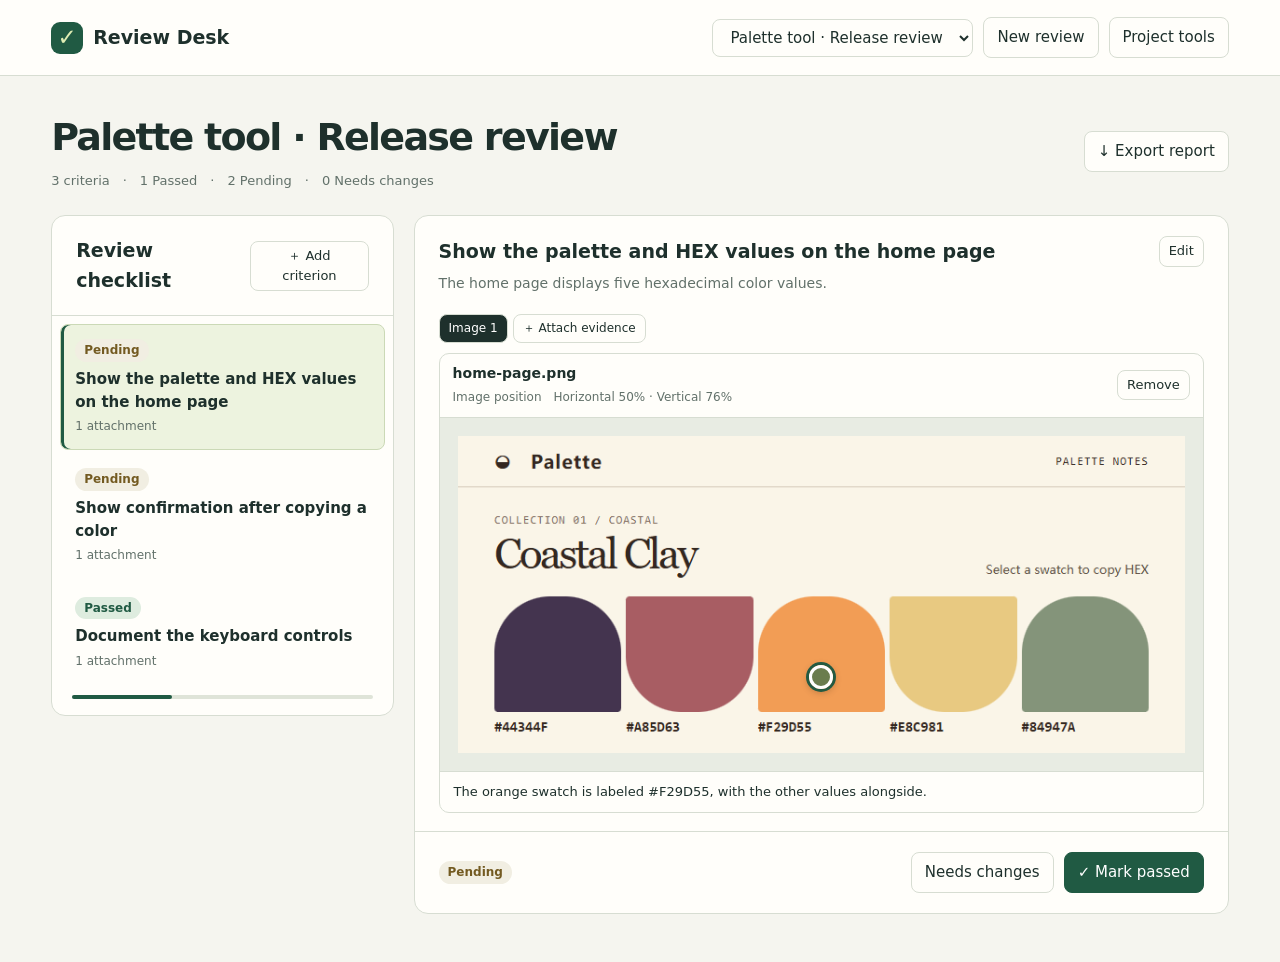
<file: index.html>
<!doctype html>
<html lang="en">
<head>
  <meta charset="utf-8">
  <meta name="viewport" content="width=device-width,initial-scale=1">
  <title>Review Desk · Review Desk</title>
  <link rel="stylesheet" href="app.css">
  <script src="demo.js" defer></script>
  <script src="assets/demo-media.js" defer></script>
  <script src="app.js" defer></script>
  <script src="export.js" defer></script>
  <script src="workflow.js" defer></script>
  <script src="interaction.js" defer></script>
</head>
<body>
  <header><div class="brand"><i aria-hidden="true">✓</i><strong>Review Desk</strong></div>
    <nav aria-label="Review actions"><select id="projects" aria-label="Switch review"></select><button id="new-project">New review</button></nav>
  </header>
  <main id="app" aria-busy="true">Opening local review…</main>
  <dialog id="dialog"><form id="form"><div class="modal-head"><h2 id="dialog-title"></h2><button type="button" class="icon" id="close" aria-label="Close">×</button></div><div id="fields"></div><div class="modal-actions"><button type="button" id="cancel">Cancel</button><button class="primary" id="submit">Save</button></div></form></dialog>
  <div id="toast" role="status"></div>
</body>
</html>
</file>
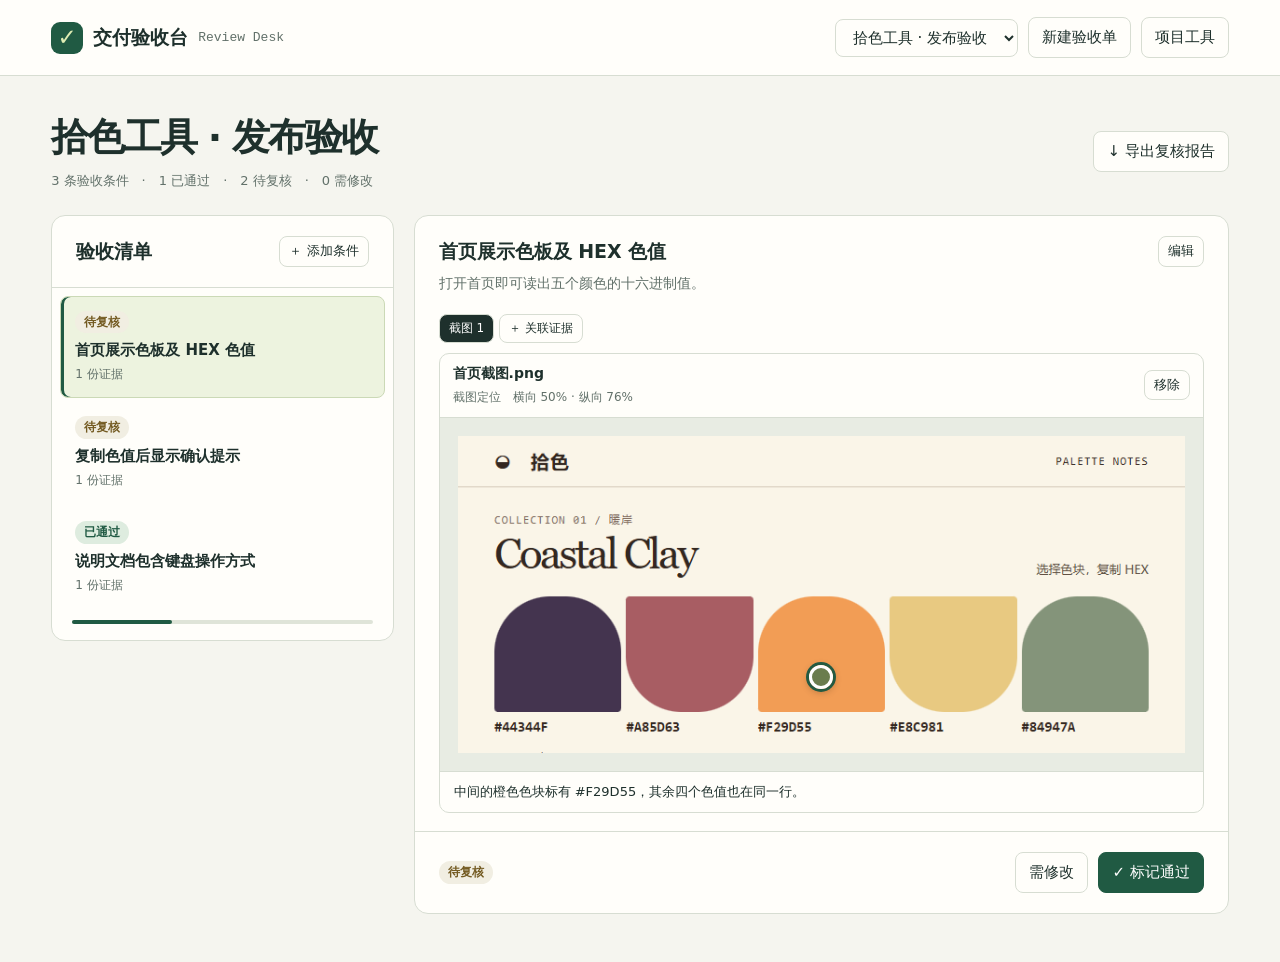
<file: review-desk-illustrated/zh/index.html>
<!doctype html>
<html lang="zh-CN">
<head>
  <meta charset="utf-8">
  <meta name="viewport" content="width=device-width,initial-scale=1">
  <title>交付验收台 · Review Desk</title>
  <link rel="stylesheet" href="app.css">
  <script src="demo.js" defer></script>
  <script src="assets/demo-media.js" defer></script>
  <script src="app.js" defer></script>
  <script src="export.js" defer></script>
  <script src="workflow.js" defer></script>
  <script src="interaction.js" defer></script>
</head>
<body>
  <header><div class="brand"><i aria-hidden="true">✓</i><strong>交付验收台</strong><span>Review Desk</span></div>
    <nav aria-label="验收单操作"><select id="projects" aria-label="切换验收单"></select><button id="new-project">新建验收单</button></nav>
  </header>
  <main id="app" aria-busy="true">正在打开本地验收单…</main>
  <dialog id="dialog"><form id="form"><div class="modal-head"><h2 id="dialog-title"></h2><button type="button" class="icon" id="close" aria-label="关闭">×</button></div><div id="fields"></div><div class="modal-actions"><button type="button" id="cancel">取消</button><button class="primary" id="submit">保存</button></div></form></dialog>
  <div id="toast" role="status"></div>
</body>
</html>
</file>
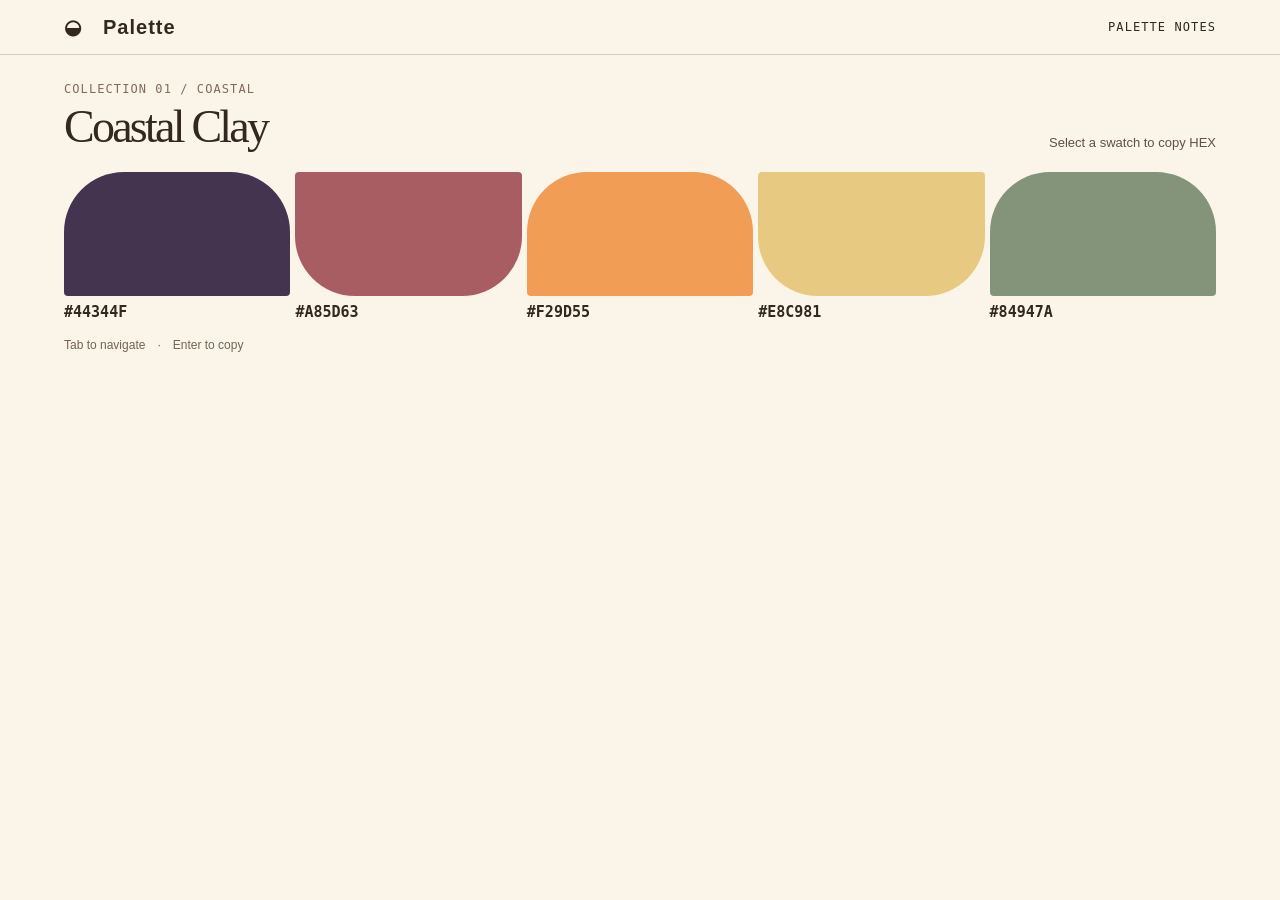
<file: assets/palette.html>
<!doctype html>
<html lang="en"><meta charset="utf-8"><meta name="viewport" content="width=device-width,initial-scale=1"><title>Palette · Coastal Clay</title>
<style>
*{box-sizing:border-box}body{margin:0;background:#faf5e8;color:#332720;font:16px/1.5 "Microsoft YaHei",sans-serif}header,main{padding:0 5%}header{height:55px;display:flex;align-items:center;justify-content:space-between;border-bottom:1px solid #d5c9b9}header b{font-size:20px;letter-spacing:.05em}header span,.index,.label{font:12px/1.5 Consolas,monospace;letter-spacing:.09em}.index{color:#816b5d}main{padding-top:21px}.top{display:flex;justify-content:space-between;align-items:end;margin-bottom:19px}h1{margin:1px 0 0;font:46px/1.12 Georgia,serif;letter-spacing:-.06em}#hint{color:#615144;font-size:13px}.swatches{display:grid;grid-template-columns:repeat(5,1fr);gap:5px}button{font-family:inherit;padding:0;border:0;background:none;text-align:left;cursor:pointer;color:inherit}button i{display:block;height:124px;border-radius:60px 60px 4px 4px;background:var(--c)}button:nth-child(even) i{border-radius:4px 4px 60px 60px}button b{display:block;margin:7px 0 0;font:600 15px Consolas,monospace}footer{margin-top:15px;font-size:12px;color:#736355}
</style>
<header><b>◒　Palette</b><span>PALETTE NOTES</span></header>
<main><div class="top"><div><span class="index">COLLECTION 01 / COASTAL</span><h1>Coastal Clay</h1></div><div id="hint" role="status">Select a swatch to copy HEX</div></div>
<div class="swatches"></div><footer>Tab to navigate　·　Enter to copy</footer></main>
<script>
for (const hex of ['#44344F','#A85D63','#F29D55','#E8C981','#84947A']) {
  const button=document.createElement('button');
  button.style.setProperty('--c',hex);
  button.innerHTML='<i></i><b>'+hex+'</b>';
  button.onclick=async()=>{
    try{await navigator.clipboard.writeText(hex);document.getElementById('hint').textContent='✓ Copied '+hex;}
    catch{document.getElementById('hint').textContent='Copy manually '+hex;}
  };
  document.querySelector('.swatches').append(button);
}
</script></html>
</file>
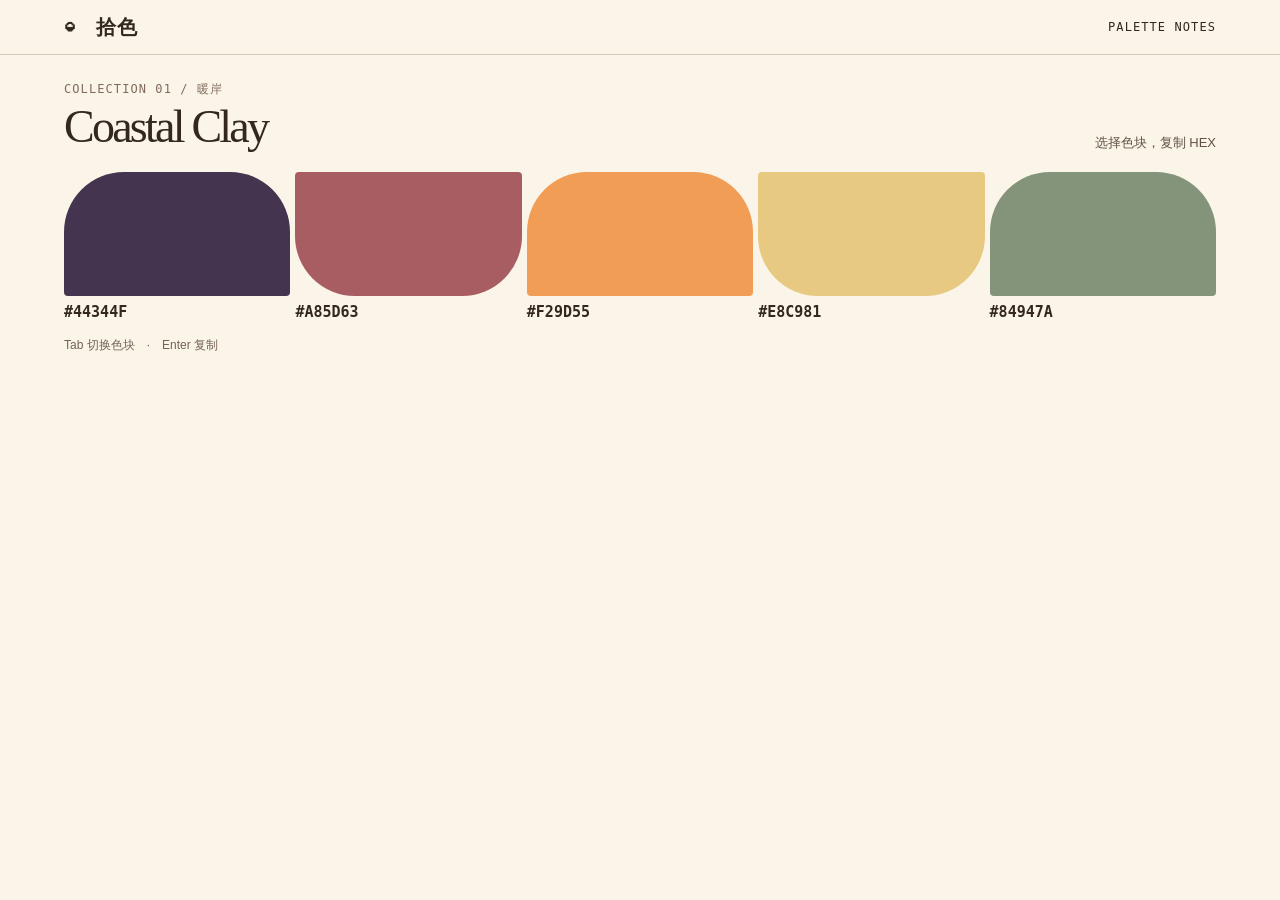
<file: review-desk-illustrated/zh/assets/palette.html>
<!doctype html>
<html lang="zh-CN"><meta charset="utf-8"><meta name="viewport" content="width=device-width,initial-scale=1"><title>拾色 · 暖岸色板</title>
<style>
*{box-sizing:border-box}body{margin:0;background:#faf5e8;color:#332720;font:16px/1.5 "Microsoft YaHei",sans-serif}header,main{padding:0 5%}header{height:55px;display:flex;align-items:center;justify-content:space-between;border-bottom:1px solid #d5c9b9}header b{font-size:20px;letter-spacing:.05em}header span,.index,.label{font:12px/1.5 Consolas,monospace;letter-spacing:.09em}.index{color:#816b5d}main{padding-top:21px}.top{display:flex;justify-content:space-between;align-items:end;margin-bottom:19px}h1{margin:1px 0 0;font:46px/1.12 Georgia,serif;letter-spacing:-.06em}#hint{color:#615144;font-size:13px}.swatches{display:grid;grid-template-columns:repeat(5,1fr);gap:5px}button{font-family:inherit;padding:0;border:0;background:none;text-align:left;cursor:pointer;color:inherit}button i{display:block;height:124px;border-radius:60px 60px 4px 4px;background:var(--c)}button:nth-child(even) i{border-radius:4px 4px 60px 60px}button b{display:block;margin:7px 0 0;font:600 15px Consolas,monospace}footer{margin-top:15px;font-size:12px;color:#736355}
</style>
<header><b>◒　拾色</b><span>PALETTE NOTES</span></header>
<main><div class="top"><div><span class="index">COLLECTION 01 / 暖岸</span><h1>Coastal Clay</h1></div><div id="hint" role="status">选择色块，复制 HEX</div></div>
<div class="swatches"></div><footer>Tab 切换色块　·　Enter 复制</footer></main>
<script>
for (const hex of ['#44344F','#A85D63','#F29D55','#E8C981','#84947A']) {
  const button=document.createElement('button');
  button.style.setProperty('--c',hex);
  button.innerHTML='<i></i><b>'+hex+'</b>';
  button.onclick=async()=>{
    try{await navigator.clipboard.writeText(hex);document.getElementById('hint').textContent='✓ 已复制 '+hex;}
    catch{document.getElementById('hint').textContent='请手动复制 '+hex;}
  };
  document.querySelector('.swatches').append(button);
}
</script></html>
</file>
<file: app.css>
:root{--bg:#f5f5ef;--paper:#fffefa;--ink:#1e302c;--muted:#62716a;--line:#d7ddd2;--green:#205a43;--lime:#dfedb4;--orange:#94501d;font:15px/1.55 "Inter","Microsoft YaHei",system-ui,sans-serif;color:var(--ink);background:var(--bg)}
*{box-sizing:border-box}body{margin:0}button,select,input,textarea{font:inherit}button,select{cursor:pointer}button,select,input,textarea{border:1px solid var(--line);border-radius:8px;background:var(--paper);color:var(--ink);padding:8px 13px}button:hover,select:hover{border-color:#90a491}button:focus-visible,select:focus-visible,input:focus-visible,textarea:focus-visible,[tabindex]:focus-visible{outline:3px solid #799e46;outline-offset:2px}button:disabled{opacity:.48;cursor:default}button.primary{background:var(--green);color:white;border-color:var(--green)}button.primary:hover{background:#164832}header{height:76px;border-bottom:1px solid var(--line);display:flex;align-items:center;justify-content:space-between;padding:0 max(4vw,calc((100vw - 1320px)/2));background:var(--paper);gap:16px}header nav,.brand,.actions,.title-row,.modal-actions,.modal-head,.viewer-head,.bottom,.evidence-nav{display:flex;align-items:center;gap:10px}.brand{white-space:nowrap}.brand i{background:var(--green);color:var(--lime);width:32px;height:32px;border-radius:9px;display:grid;place-items:center;font:bold 23px/1 system-ui}.brand strong{font-size:19px}.brand span{font:13px/1.2 ui-monospace,monospace;color:var(--muted)}header select{max-width:36vw}main{max-width:1440px;margin:auto;padding:36px clamp(16px,4vw,60px) 48px}.title-row,.viewer-head,.bottom,.modal-head{justify-content:space-between}.title-row{margin-bottom:24px;flex-wrap:wrap}h1,h2,h3,p{margin:0}h1{font-size:clamp(26px,3vw,38px);letter-spacing:-.045em;line-height:1.35}h2{font-size:19px}h3{font-size:16px}.meta,.sub,.muted{color:var(--muted)}.meta{margin-top:8px;font-size:13px}.workspace{display:grid;grid-template-columns:minmax(245px,.84fr) minmax(0,2fr);gap:20px;align-items:start}.panel{background:var(--paper);border:1px solid var(--line);border-radius:14px;overflow:hidden}.panel-top,.reading,.bottom{padding:20px 24px}.panel-top,.viewer-head{border-bottom:1px solid var(--line)}.panel-top{display:flex;align-items:center;justify-content:space-between}.panel-top button,.plain{font-size:13px;padding:4px 9px}.list{padding:8px}.item{display:block;text-align:left;width:100%;background:transparent;border:1px solid transparent;border-radius:8px;padding:13px 14px;margin-bottom:3px}.item.active{background:#edf3df;border-color:#cbd9b6;box-shadow:inset 3px 0 var(--green)}.item strong,.item small,.file-info strong{display:block}.item strong{font-size:15px;margin:6px 0 3px}.item small,.file-info small{color:var(--muted);font-size:12px}.pill{display:inline-block;border-radius:20px;padding:2px 9px;background:#f1eee2;color:#735a21;font-size:12px;font-weight:600}.pill.pass{background:#deecdf;color:var(--green)}.pill.fix{background:#fae5d7;color:var(--orange)}.detail-title{display:flex;align-items:center;justify-content:space-between;gap:16px}.reading>p{font-size:14px;margin-top:6px}.viewer{border:1px solid var(--line);border-radius:10px;overflow:hidden;margin:0 24px 18px}.viewer-head{padding:9px 13px}.file-info{min-width:0}.file-info strong,.item strong,h1,h2,h3,.caption,.note,.file-info small{overflow-wrap:anywhere}.file-info strong{font-size:14px}.evidence-nav{gap:5px;flex-wrap:wrap;margin:0 24px 10px}.evidence-nav button{font-size:12px;padding:4px 9px}.evidence-nav .chosen{background:var(--ink);color:white}.stage{padding:18px;background:#e8ece3;display:grid;place-items:center}.picture{position:relative;max-width:100%;width:fit-content;line-height:0}.picture img,video{max-width:100%;max-height:48vh;display:block}.pin{position:absolute;transform:translate(-50%,-50%);width:24px;height:24px;border:3px solid white;border-radius:50%;background:#306e4cb3;box-shadow:0 0 0 3px #245a42,0 2px 8px #0005;pointer-events:none}.caption,.note{padding:10px 14px;font-size:13px}.caption{border-top:1px solid var(--line)}.bottom{border-top:1px solid var(--line);gap:8px;flex-wrap:wrap}.bottom .actions{flex-wrap:wrap}.note{margin:0 24px 15px;background:#f4f3eb;border-radius:7px;white-space:pre-wrap}.empty{padding:26px 20px;color:var(--muted)}.document{background:var(--paper);width:100%;padding:12px 15px;max-height:43vh;overflow:auto}.paragraph{display:flex;align-items:baseline;gap:12px;padding:8px 9px;white-space:pre-wrap;overflow-wrap:anywhere}.paragraph span{color:var(--muted);font:12px monospace}.paragraph.selected{background:var(--lime);border-radius:5px}.progress{height:4px;background:#dfe4d8;margin:0 20px 16px;border-radius:4px}.progress div{height:100%;background:var(--green);border-radius:inherit}.list-empty{padding:16px}.modal-head{margin-bottom:17px}.icon{padding:1px 10px;font-size:21px}.modal-actions{justify-content:flex-end;margin-top:21px}dialog{width:min(540px,95vw);max-height:90vh;border:1px solid var(--line);border-radius:13px;padding:22px;background:var(--paper);color:var(--ink)}dialog::backdrop{background:#162b2673}label{display:block;font-weight:600;font-size:14px;margin:12px 0 4px}input,textarea,dialog select{width:100%}textarea{resize:vertical}#fields .stage{margin:9px 0;border-radius:8px}#fields img,#fields video{max-height:25vh}#fields .picture{cursor:crosshair}.hint{font-size:13px;color:var(--muted);margin:6px 0;white-space:pre-wrap}.error{color:#963713}#toast:not(:empty){position:fixed;bottom:22px;left:50%;transform:translateX(-50%);background:var(--ink);color:white;padding:9px 19px;border-radius:9px;z-index:10}.viewer video{width:100%}.doc-wrap{width:100%;min-width:0}.wrap{flex-wrap:wrap}
@media(max-width:760px){header{padding:12px 15px;height:auto;flex-wrap:wrap}.brand span{display:none}.workspace{grid-template-columns:1fr}.list{max-height:230px;overflow:auto}.viewer{margin:0 12px 12px}.panel-top,.reading,.bottom{padding:15px}.stage{padding:9px}.evidence-nav{margin-left:12px}.item{padding:8px 12px}main{padding-top:20px}}
.workflow-grid{display:grid;grid-template-columns:repeat(2,minmax(0,1fr));gap:10px}.compare-controls,.compare-view{display:grid;grid-template-columns:1fr 1fr;gap:12px}.compare-view{margin-top:15px}.compare-view img{display:block;max-width:100%;height:auto}.compare-view>div{min-width:0}.compare-controls label{min-width:0}@media(max-width:500px){header nav{flex-wrap:wrap}.workflow-grid{grid-template-columns:1fr}}
</file>
<file: review-desk-illustrated/zh/app.css>
:root{--bg:#f5f5ef;--paper:#fffefa;--ink:#1e302c;--muted:#62716a;--line:#d7ddd2;--green:#205a43;--lime:#dfedb4;--orange:#94501d;font:15px/1.55 "Inter","Microsoft YaHei",system-ui,sans-serif;color:var(--ink);background:var(--bg)}
*{box-sizing:border-box}body{margin:0}button,select,input,textarea{font:inherit}button,select{cursor:pointer}button,select,input,textarea{border:1px solid var(--line);border-radius:8px;background:var(--paper);color:var(--ink);padding:8px 13px}button:hover,select:hover{border-color:#90a491}button:focus-visible,select:focus-visible,input:focus-visible,textarea:focus-visible,[tabindex]:focus-visible{outline:3px solid #799e46;outline-offset:2px}button:disabled{opacity:.48;cursor:default}button.primary{background:var(--green);color:white;border-color:var(--green)}button.primary:hover{background:#164832}header{height:76px;border-bottom:1px solid var(--line);display:flex;align-items:center;justify-content:space-between;padding:0 max(4vw,calc((100vw - 1320px)/2));background:var(--paper);gap:16px}header nav,.brand,.actions,.title-row,.modal-actions,.modal-head,.viewer-head,.bottom,.evidence-nav{display:flex;align-items:center;gap:10px}.brand{white-space:nowrap}.brand i{background:var(--green);color:var(--lime);width:32px;height:32px;border-radius:9px;display:grid;place-items:center;font:bold 23px/1 system-ui}.brand strong{font-size:19px}.brand span{font:13px/1.2 ui-monospace,monospace;color:var(--muted)}header select{max-width:36vw}main{max-width:1440px;margin:auto;padding:36px clamp(16px,4vw,60px) 48px}.title-row,.viewer-head,.bottom,.modal-head{justify-content:space-between}.title-row{margin-bottom:24px;flex-wrap:wrap}h1,h2,h3,p{margin:0}h1{font-size:clamp(26px,3vw,38px);letter-spacing:-.045em;line-height:1.35}h2{font-size:19px}h3{font-size:16px}.meta,.sub,.muted{color:var(--muted)}.meta{margin-top:8px;font-size:13px}.workspace{display:grid;grid-template-columns:minmax(245px,.84fr) minmax(0,2fr);gap:20px;align-items:start}.panel{background:var(--paper);border:1px solid var(--line);border-radius:14px;overflow:hidden}.panel-top,.reading,.bottom{padding:20px 24px}.panel-top,.viewer-head{border-bottom:1px solid var(--line)}.panel-top{display:flex;align-items:center;justify-content:space-between}.panel-top button,.plain{font-size:13px;padding:4px 9px}.list{padding:8px}.item{display:block;text-align:left;width:100%;background:transparent;border:1px solid transparent;border-radius:8px;padding:13px 14px;margin-bottom:3px}.item.active{background:#edf3df;border-color:#cbd9b6;box-shadow:inset 3px 0 var(--green)}.item strong,.item small,.file-info strong{display:block}.item strong{font-size:15px;margin:6px 0 3px}.item small,.file-info small{color:var(--muted);font-size:12px}.pill{display:inline-block;border-radius:20px;padding:2px 9px;background:#f1eee2;color:#735a21;font-size:12px;font-weight:600}.pill.pass{background:#deecdf;color:var(--green)}.pill.fix{background:#fae5d7;color:var(--orange)}.detail-title{display:flex;align-items:center;justify-content:space-between;gap:16px}.reading>p{font-size:14px;margin-top:6px}.viewer{border:1px solid var(--line);border-radius:10px;overflow:hidden;margin:0 24px 18px}.viewer-head{padding:9px 13px}.file-info{min-width:0}.file-info strong,.item strong,h1,h2,h3,.caption,.note,.file-info small{overflow-wrap:anywhere}.file-info strong{font-size:14px}.evidence-nav{gap:5px;flex-wrap:wrap;margin:0 24px 10px}.evidence-nav button{font-size:12px;padding:4px 9px}.evidence-nav .chosen{background:var(--ink);color:white}.stage{padding:18px;background:#e8ece3;display:grid;place-items:center}.picture{position:relative;max-width:100%;width:fit-content;line-height:0}.picture img,video{max-width:100%;max-height:48vh;display:block}.pin{position:absolute;transform:translate(-50%,-50%);width:24px;height:24px;border:3px solid white;border-radius:50%;background:#306e4cb3;box-shadow:0 0 0 3px #245a42,0 2px 8px #0005;pointer-events:none}.caption,.note{padding:10px 14px;font-size:13px}.caption{border-top:1px solid var(--line)}.bottom{border-top:1px solid var(--line);gap:8px;flex-wrap:wrap}.bottom .actions{flex-wrap:wrap}.note{margin:0 24px 15px;background:#f4f3eb;border-radius:7px;white-space:pre-wrap}.empty{padding:26px 20px;color:var(--muted)}.document{background:var(--paper);width:100%;padding:12px 15px;max-height:43vh;overflow:auto}.paragraph{display:flex;align-items:baseline;gap:12px;padding:8px 9px;white-space:pre-wrap;overflow-wrap:anywhere}.paragraph span{color:var(--muted);font:12px monospace}.paragraph.selected{background:var(--lime);border-radius:5px}.progress{height:4px;background:#dfe4d8;margin:0 20px 16px;border-radius:4px}.progress div{height:100%;background:var(--green);border-radius:inherit}.list-empty{padding:16px}.modal-head{margin-bottom:17px}.icon{padding:1px 10px;font-size:21px}.modal-actions{justify-content:flex-end;margin-top:21px}dialog{width:min(540px,95vw);max-height:90vh;border:1px solid var(--line);border-radius:13px;padding:22px;background:var(--paper);color:var(--ink)}dialog::backdrop{background:#162b2673}label{display:block;font-weight:600;font-size:14px;margin:12px 0 4px}input,textarea,dialog select{width:100%}textarea{resize:vertical}#fields .stage{margin:9px 0;border-radius:8px}#fields img,#fields video{max-height:25vh}#fields .picture{cursor:crosshair}.hint{font-size:13px;color:var(--muted);margin:6px 0;white-space:pre-wrap}.error{color:#963713}#toast:not(:empty){position:fixed;bottom:22px;left:50%;transform:translateX(-50%);background:var(--ink);color:white;padding:9px 19px;border-radius:9px;z-index:10}.viewer video{width:100%}.doc-wrap{width:100%;min-width:0}.wrap{flex-wrap:wrap}
@media(max-width:760px){header{padding:12px 15px;height:auto;flex-wrap:wrap}.brand span{display:none}.workspace{grid-template-columns:1fr}.list{max-height:230px;overflow:auto}.viewer{margin:0 12px 12px}.panel-top,.reading,.bottom{padding:15px}.stage{padding:9px}.evidence-nav{margin-left:12px}.item{padding:8px 12px}main{padding-top:20px}}
.workflow-grid{display:grid;grid-template-columns:repeat(2,minmax(0,1fr));gap:10px}.compare-controls,.compare-view{display:grid;grid-template-columns:1fr 1fr;gap:12px}.compare-view{margin-top:15px}.compare-view img{display:block;max-width:100%;height:auto}.compare-view>div{min-width:0}.compare-controls label{min-width:0}@media(max-width:500px){header nav{flex-wrap:wrap}.workflow-grid{grid-template-columns:1fr}}
</file>
